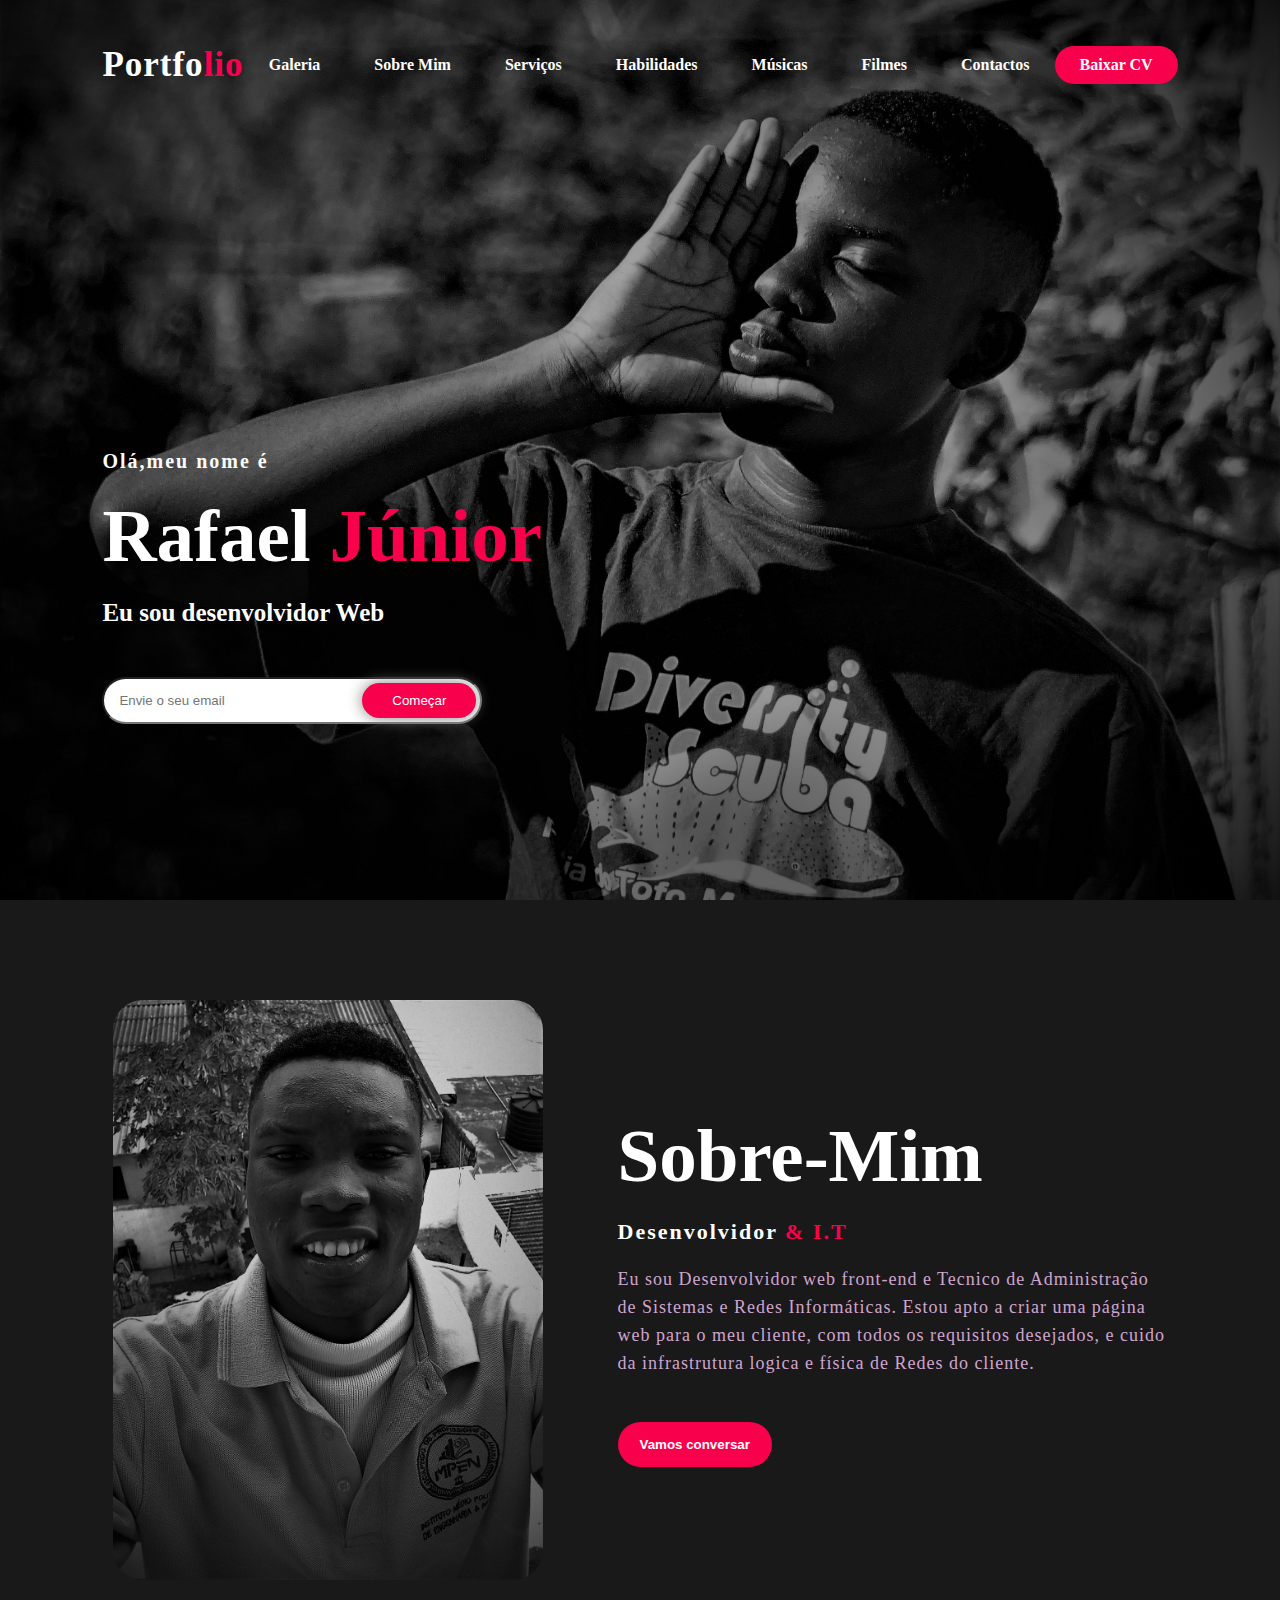
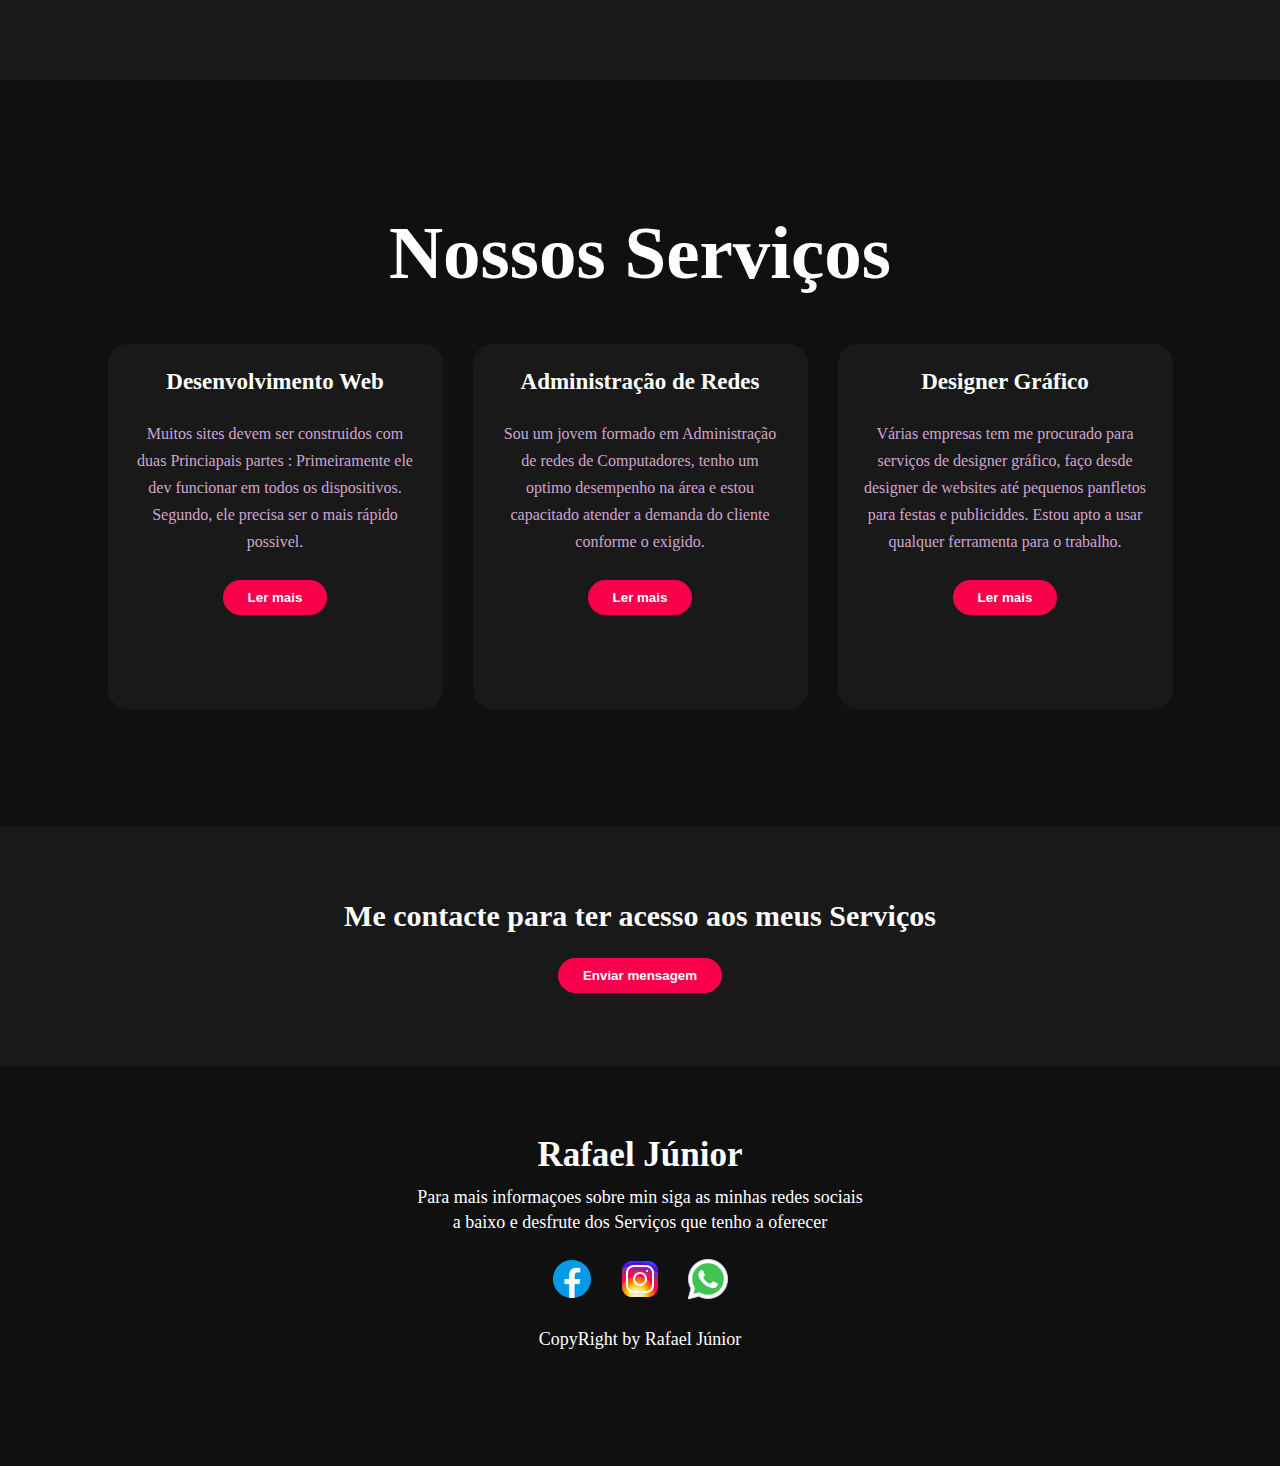
<file: index.html>
<!DOCTYPE html>
<html lang="en">
<head>
    <meta charset="UTF-8">
    <meta http-equiv="X-UA-Compatible" content="IE=edge">
    <meta name="viewport" content="width=device-width, initial-scale=1.0">
    <title>Portfolio</title>
    <link rel="stylesheet" href="./css/main.css">
</head>
<body>

    <div class="background" id="background">
      

            <nav>
                
                <h2>Portfo<span>lio</span></h2>
                    <ul class="cabeçalho-link">
                        <li><a href="./Galeria de fotos/galeria.html">Galeria</a></li>
                        <li><a href="#sobre">Sobre mim</a></li>
                        <li><a href="#conteiner-servicos">Serviços</a></li>
                        <li><a href="#">Habilidades</a></li>
                        <li><a href="https://abegabeg.com/download-mp3/drake-rich-flex-ft-21-savage/">Músicas</a></li>
                        <li><a href="https://www.bluf.online/baixar-a-freira-2018-torrent.html">Filmes</a></li>
                        <li><a href="#me-contacte">Contactos</a></li>
                     </ul><!--cabeçalho-link-->
                     <a href="cv.pdf" class="btn" download>Baixar CV</a>
            </nav>

            <div class="main">

                <h4>Olá,meu nome é</h4>
                <h1>Rafael <span>Júnior</span></h1>
                <h3>Eu sou desenvolvidor Web</h3>
                <div class="conteiner-btn">
                    <form>
                        <input type="email" nome="email" id="mail" placeholder="Envie o seu email">
                        <input type="submit" nome="submit" value="Começar">
                    </form>
                </div><!--conteiner-btn-->
            </div><!--main-->
    </div><!--background-->

    <section class="background-color-sobre" id="background-color-sobre">

            <div class="main-sobre" id="sobre">
                <img src="./img/perfil.jpg">
            
                
                <div class="text-sobre">
                    <h2>Sobre-mim</h2>
                    <h5>Desenvolvidor<span> & I.T</span></h5>
                    <p>Eu sou Desenvolvidor web front-end e Tecnico de Administração de Sistemas e Redes Informáticas.
                        Estou apto a criar uma página web para o meu cliente, com todos os requisitos desejados, e cuido 
                        da infrastrutura logica e física de Redes do cliente.</p>
                        <button class="button">Vamos conversar</button>
                </div><!--text-sobre-->

            </div><!--main-sobre-->
    </section><!--background-color-sobre-->
    
    <div class="conteiner-servicos" id="conteiner-servicos">
            <div class="title">
                <h2>Nossos Serviços</h2>
            </div><!--title-->

            <div class="caixa">
            <div class="card">    
                <i class="fa fa-bars"></i>
                <h5>Desenvolvimento Web</h5>
                <p>Muitos sites devem ser construidos com duas Princiapais partes
                    : Primeiramente ele dev funcionar em todos os dispositivos.
                    Segundo, ele precisa ser o mais rápido possivel.
                </p>
                <button class="btn">Ler mais</button>
            </div><!--card-->

            <div class="card">    
                <i class="fa fa-user"></i>
                <h5>Administração de Redes</h5>
                <p>Sou um jovem formado em Administração de redes de Computadores,
                    tenho um optimo desempenho na área e estou capacitado 
                    atender a demanda do cliente conforme o exigido.
                </p>
                <button class="btn">Ler mais</button>
            </div><!--card-->

            <div class="card">    
                <i class="fa fa-bel"></i>
                <h5>Designer Gráfico</h5>
                <p>Várias empresas tem me procurado para serviços de designer gráfico,
                    faço desde designer de websites até pequenos panfletos para festas
                    e publiciddes.
                   Estou apto a usar qualquer ferramenta para o trabalho.
                </p>
                <button class="btn">Ler mais</button>
            </div><!--card-->
            </div><!--caixa-->
    </div><!--conteiner-servicos-->

    <div class="me-contacte" id="me-contacte">
            <p>Me contacte para ter acesso aos meus Serviços</p>
            <button class="btn">Enviar mensagem</button>

    </div><!--me-contacte-->


    <footer class="footer">
        <h6>Rafael Júnior</h6>
        <p>Para mais informaçoes sobre min siga as minhas redes sociais<br> 
            a baixo e desfrute dos Serviços que tenho a oferecer</p>
        <div class="redes-sociais">
            <a href="https://web.facebook.com/jxnnior.rg"><img src="./img/icons8-facebook-48.png" alt="facebook"></a>
            <a href="#"><img src="./img/icons8-instagram-48.png" alt="instagram"></a>
            <a href="https://web.whatsapp.com/"><img src="./img/icons8-whatsapp-48.png" alt="whatsapp"></a>

        </div><!--redes-sociais-->

            <div class="end">
                <p>CopyRight by Rafael Júnior</p>
            </div><!--end-->
    </footer>

</body>
</html>
</file>
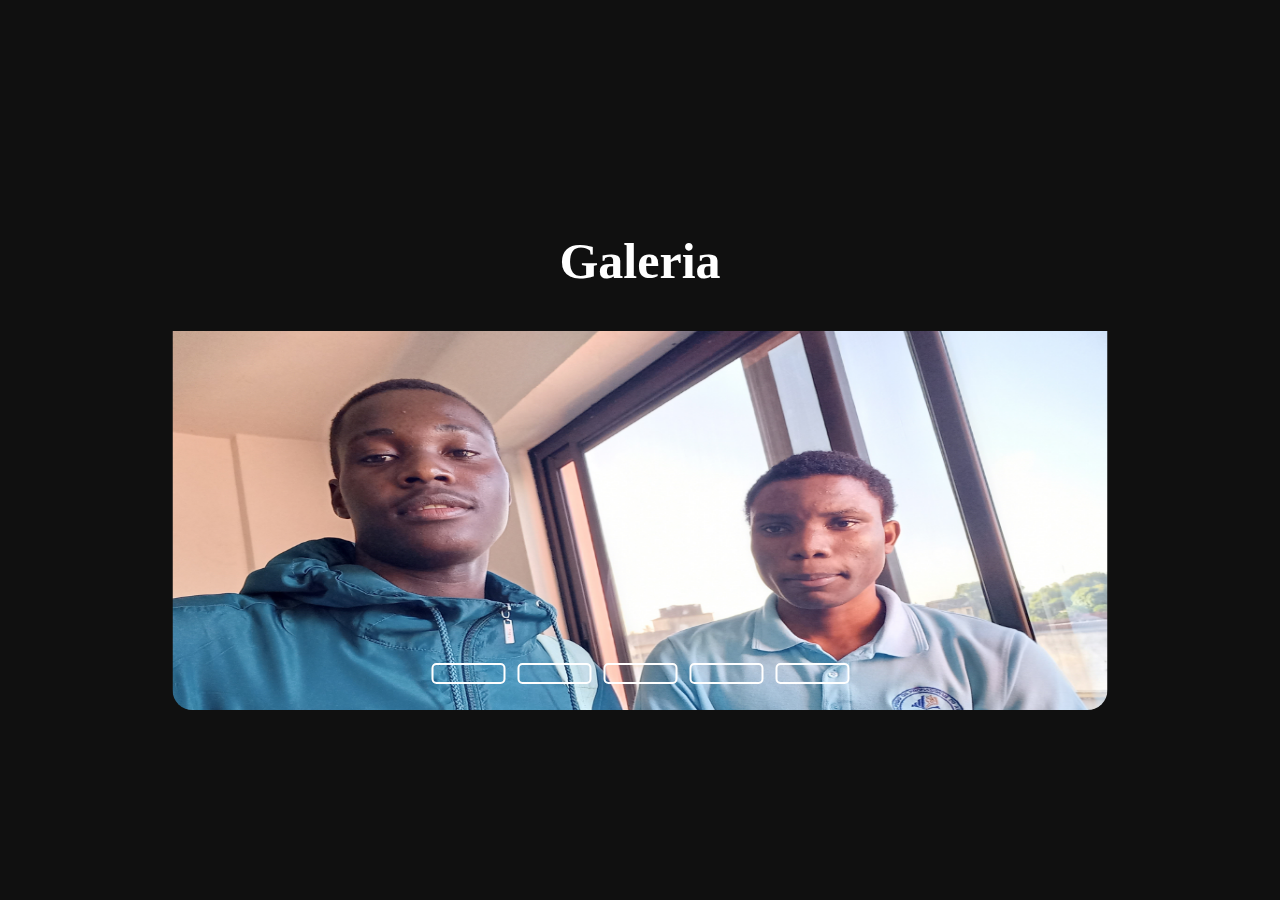
<file: Galeria de fotos/galeria.html>
<!DOCTYPE html>
<html lang="en">
<head>
    <meta charset="UTF-8">
    <meta http-equiv="X-UA-Compatible" content="IE=edge">
    <meta name="viewport" content="width=device-width, initial-scale=1.0">
    <title>Document</title>
    <link rel="stylesheet" href="photos.css">
</head>
<body>
    <div class="content">
        <h2>Galeria</h2>
        <div class="slides">
            <input type="radio" name="slide" id="slide1" checked>
            <input type="radio" name="slide" id="slide2">
            <input type="radio" name="slide" id="slide3">
            <input type="radio" name="slide" id="slide4">
            <input type="radio" name="slide" id="slide5">

            <div class="slide s1">
                <img src="img/1.jpg" alt="screenshot">

            </div>
            

            <div class="slide">
                <img src="img/2.jpg" alt="screenshot">
 
            </div>
            

            <div class="slide">
                <img src="img/3.jpg" alt="screenshot">
   
            </div>

            <div class="slide">
                <img src="img/4.jpg" alt="screenshot">
 
            </div>

            <div class="slide">
                <img src="img/5.jpg" alt="screenshot">
 
            </div>


            <div class="navigation">
                <label class="bar" for="slide1"></label>
                <label class="bar" for="slide2"></label>
                <label class="bar" for="slide3"></label>
                <label class="bar" for="slide4"></label>
                <label class="bar" for="slide5"></label>

            </div><!--navegation-->


        </div><!--slides-->

    </div><!--content-->
    
</body>
</html>
</file>
<file: css/main.css>
*{
    margin: 0;
    padding: 0;
    box-sizing: border-box;
}

.background{
background-image: url(meu.jpg);
background-size: cover;
background-position: center;
height: 100vh;
width: 100%;
}

nav{
    display: flex;
    align-items: center;
    justify-content: space-between;
    padding: 45px;
    padding-left: 8%;
    padding-right: 8%;
}

nav h2{
    color: white;
    font-size: 35px;
    cursor: pointer;
    letter-spacing: 1px;
}

span{
    color: #f9004d;
}
 
nav ul li{
    display: inline-block;
    padding: 10px 25px;
    list-style-type: none;
}

nav ul li a{
    color: white;
    text-decoration: none;
    font-weight: bold;
    text-transform: capitalize;
}

nav ul li a:hover{
    color: #f9004d;
    transform: scale(1.2);
} 

.btn{
    background-color: #f9004d;
    color: white;
    text-decoration: none;
    font-weight: bold;
    padding: 10px 25px;
    border-radius: 30px;
    transition: transform .10s;
}

.btn:hover{
    transform: scale(1.2);   
}

.main{
    position: absolute;
    top: 50%;
    left: 8%;
    transition: translateY(-50);
}

h4{
    color: #fcfcfc;
    letter-spacing: 2px;
    font-size: 20px;
}

h1{
    color: white;
    margin: 20px 0px 20px;
    font-size: 75px;
}

h3{
    color: white;
    font-size: 25px;
    margin-bottom: 50px;
}

.conteiner-btn form{
    width: 380px;
    max-width: 100%;
    position: relative;
}

.conteiner-btn form input:first-child{
    display: inline-block;
    width: 100%;
    padding: 14px 130px 14px 15px;
    border-radius: 30px;
    outline: none;
}

.conteiner-btn form input:last-child{
    position: absolute;
    display: inline-block;
    outline: none;
    padding: 10px 30px;
    border: none;
    border-radius: 30px;
    background-color:  #f9004d;
    color: white;
    box-shadow: 0px 0px 15px #858585;
    right: 6px;
    top: 6px;
    cursor: pointer;
}

.background-color-sobre{
    background-color: #191919;
    width: 100%;
    padding: 100px 0px;
}

.background-color-sobre img{
    width: 430px;
    height: auto;
    border-radius: 30px;

}

.text-sobre{
    width: 550px;
}

.main-sobre{
    display: flex;
    align-items: center;
    justify-content: space-around;
    width: 1130px;
    margin: 0 auto;
}

.text-sobre h2{
    color: white;
    font-size: 75px;
    text-transform: capitalize;
    margin-bottom: 20px;
}

.text-sobre h5{
    color: white;
    letter-spacing: 2px;
    font-size: 22px;
    margin-bottom: 20px;
    text-transform: capitalize;
}

.text-sobre p{
    color: #fcfc;
    letter-spacing: 1px;
    line-height: 28px;
    font-size: 18px;
    margin-bottom: 45px;
}

.button{
    background-color: #f9004d;
    color: white;
    text-transform: none;
    border: 2px solid transparent;
    font-weight: bold;
    padding: 13px 20px;
    border-radius: 30px;
    transition: .4s;
}

.button:hover{
    background-color: transparent;
    border: 2px solid #f9004d;
    cursor: pointer;
}

.conteiner-servicos{
    background-color: #101010;
    width: 100%;
    padding: 100px 0px;
}

.title h2{
    color: #fff;
    font-size: 75px;
    width: 1130px;
    margin: 30px auto;
    text-align: center;
}

.caixa{
    display: flex;
    justify-content: center;
    align-items: center;
    min-height: 400px;
    flex-wrap: wrap;
}

.card{
    background-color: #191919;
    height: 365px;
    width: 335px;
    border: 20px;
    border-radius: 20px;
    margin: 15px;
    position: relative;
    overflow: hidden;
    text-align: center;
}

.card i{
    font-size: 50px;
    display: block;
    text-align: center;
    margin: 25px 0px;
    color: #f9004d;
}

.card h5{
    color: #fff;
    font-size: 23px;
    margin-bottom: 15px;
}

.card p{
    color: #fcfc;
    font-size: 16px;
    line-height: 27px;
    margin: 25px;
}

.btn{
    border: none;
}
.btn:hover{
    background-color: transparent;
    border: 2px solid #f9004d;
    cursor: pointer; 
}

.me-contacte{
    width: 100%;
    height: 240px;
    background-color: #191919;
    display: flex;
    flex-direction: column;
    justify-content: center;
    align-items: center;

}

.me-contacte p{
    color: #fff;
    font-size: 30px;
    font-weight: bold;
    margin-bottom: 25px;
}


.footer{
    position: relative;
    width: 100%;
    height: 400px;
    background-color: #101010;
    display: flex;
    flex-direction: column;
    align-items: center;
    justify-content: center;
}
.footer h6{
    font-size: 35px;
    color: #fff;

}

.footer p{
    font-size: 18px;
    color: #fff;
    text-align: center;
    margin-top: 10px;
    margin-bottom: 10px;
    line-height: 25px;
}

.redes-sociais{
    display: flex;
    
}

.redes-sociais a{
    padding: 10px;
}

.end{
    position: relative;
    color: #f9004d;
    margin-bottom: 35px;
    font-size: 14px;    
}
</file>
<file: Galeria de fotos/photos.css>
body{
    margin: 0;
    padding: 0;
    height: 100vh;
    width: 100vw;
    background-color: #101010;
}

.content{
    height: 520px;
    width: 935px;
    border-radius: 20px;
    overflow: hidden;
    position: absolute;
    top: 50%;
    left: 50%;
    transform: translate(-50%, -50%);
}

.navigation{
    position: absolute;
    bottom: 20px;
    left: 50%;
    transform: translate(-50%);
    display: flex;
}

.bar{
    width: 70px;
    height: 17px;
    border: 2px solid #fff;
    margin: 6px;
    border-radius: 5px;
    cursor: pointer;
    transition: .4s; 
}

.bar:hover{
    background-color: #fff;
}

input{
    display: none;
}

.slides{
    display: flex;
    width: 500%;
    height: 100%;
}

.slide{
    width: 20%;
    transition: .6s;
}

.slide img{
    width: 100%;
    height: 100%;
}

#slide1:checked ~ .s1{
    margin-left: 0;
}
#slide2:checked ~ .s1{
    margin-left: -20%;
}
#slide3:checked ~ .s1{
    margin-left: -40%;
}
#slide4:checked ~ .s1{
    margin-left: -60%;
}
#slide5:checked ~ .s1{
    margin-left: -80%;
}

.content h2{
    color: #fff;
    text-align: center;
    font-size: 50px;
}
</file>
